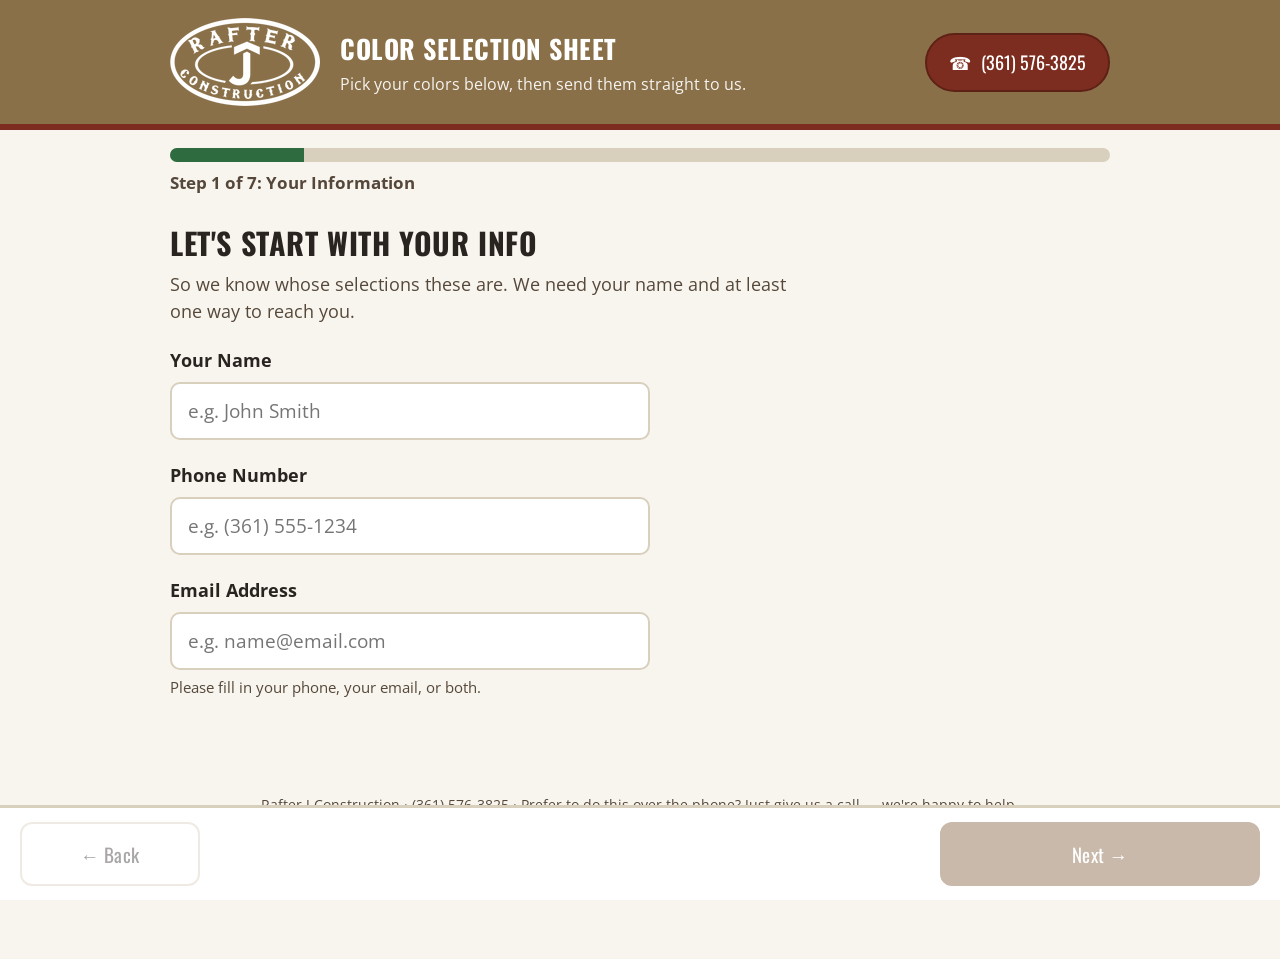
<file: index.html>
<!DOCTYPE html>
<html lang="en">
<head>
<meta charset="UTF-8">
<meta name="viewport" content="width=device-width, initial-scale=1, maximum-scale=5">
<title>Color Selections | Rafter J Construction</title>
<meta name="description" content="Choose your roof, wall, trim, and soffit colors for your Rafter J Construction metal building and send your selections directly to us.">
<link rel="icon" href="data:image/svg+xml,<svg xmlns=%22http://www.w3.org/2000/svg%22 viewBox=%220 0 100 100%22><rect width=%22100%22 height=%22100%22 rx=%2216%22 fill=%22%237a2e1f%22/><text x=%2250%22 y=%2268%22 font-size=%2260%22 text-anchor=%22middle%22 fill=%22white%22 font-family=%22Georgia,serif%22>J</text></svg>">
<link rel="preconnect" href="https://fonts.googleapis.com">
<link rel="preconnect" href="https://fonts.gstatic.com" crossorigin>
<link href="https://fonts.googleapis.com/css2?family=Oswald:wght@500;600;700&family=Open+Sans:wght@400;600;700&family=Rye&family=Dancing+Script:wght@600&display=swap" rel="stylesheet">
<link rel="stylesheet" href="styles.css">
</head>
<body>

<header class="site-header">
  <div class="site-header__inner">
    <img class="logo-mark" src="rjc_logowhite-145w.webp" alt="Rafter J Construction">
    <div class="site-header__title">
      <h1>Color Selection Sheet</h1>
      <p>Pick your colors below, then send them straight to us.</p>
    </div>
    <a class="phone-pill" href="tel:13615763825">
      <span class="phone-pill__icon" aria-hidden="true">&#9742;</span>
      (361) 576-3825
    </a>
  </div>
</header>

<div class="progress-wrap" role="progressbar" aria-label="Form progress" aria-valuemin="1" aria-valuemax="7" id="progressWrap">
  <div class="progress-bar"><div class="progress-bar__fill" id="progressFill"></div></div>
  <p class="progress-label" id="progressLabel">Step 1 of 7: Your Information</p>
</div>

<main id="wizard" class="wizard"></main>

<nav class="bottom-nav" id="bottomNav">
  <button type="button" class="btn btn--ghost" id="backBtn">&larr; Back</button>
  <button type="button" class="btn btn--primary" id="nextBtn">Next &rarr;</button>
</nav>

<footer class="site-footer">
  <p>Rafter J Construction &middot; (361) 576-3825 &middot; Prefer to do this over the phone? Just give us a call &mdash; we're happy to help.</p>
</footer>

<script src="script.js"></script>
</body>
</html>
</file>
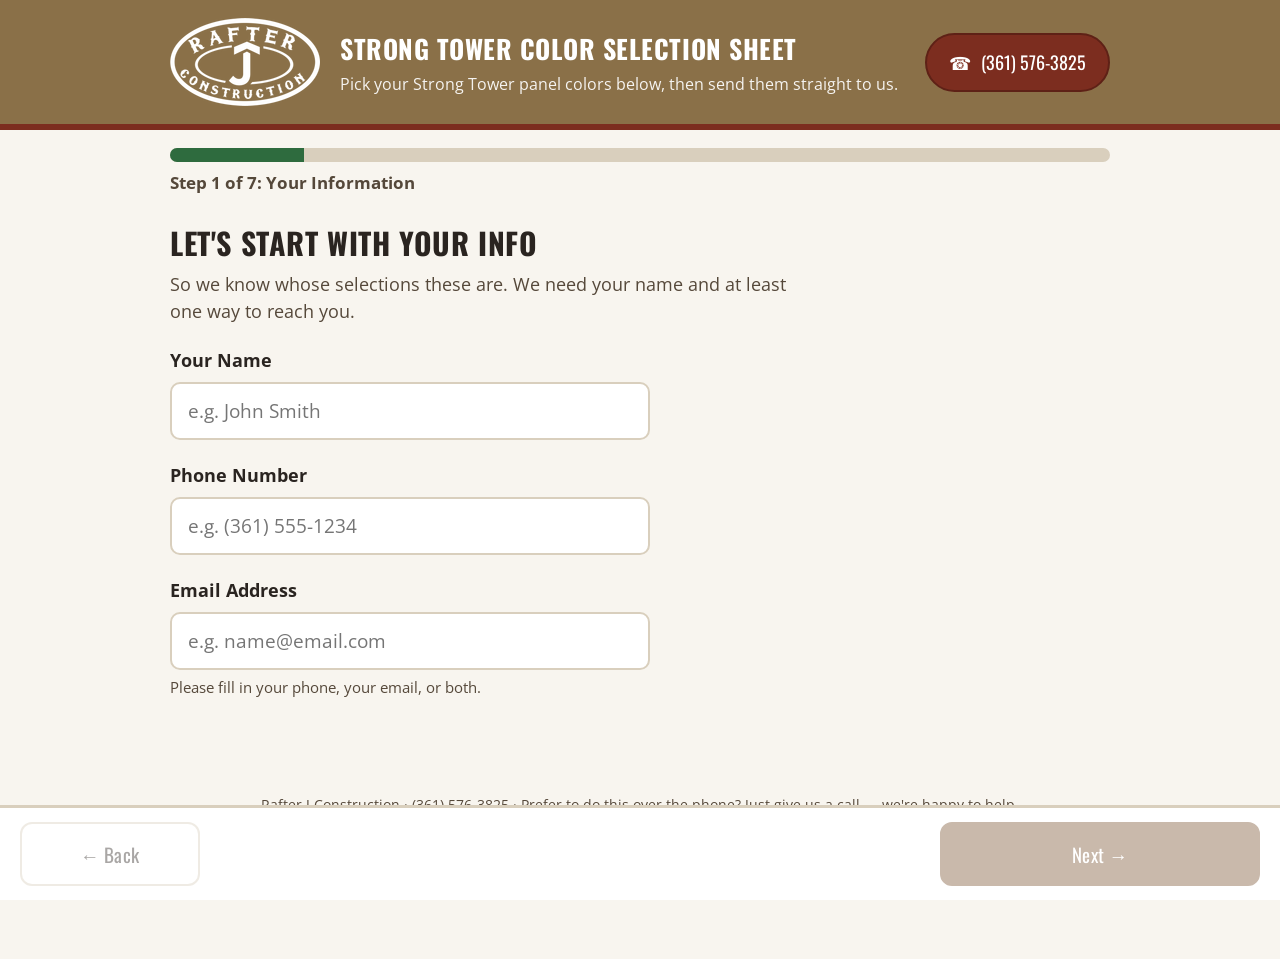
<file: strongtower/index.html>
<!DOCTYPE html>
<html lang="en">
<head>
<meta charset="UTF-8">
<meta name="viewport" content="width=device-width, initial-scale=1, maximum-scale=5">
<title>Strong Tower Color Selections | Rafter J Construction</title>
<meta name="description" content="Choose your roof, wall, trim, and soffit Strong Tower panel colors for your Rafter J Construction metal building and send your selections directly to us.">
<link rel="icon" href="data:image/svg+xml,<svg xmlns=%22http://www.w3.org/2000/svg%22 viewBox=%220 0 100 100%22><rect width=%22100%22 height=%22100%22 rx=%2216%22 fill=%22%237a2e1f%22/><text x=%2250%22 y=%2268%22 font-size=%2260%22 text-anchor=%22middle%22 fill=%22white%22 font-family=%22Georgia,serif%22>J</text></svg>">
<link rel="preconnect" href="https://fonts.googleapis.com">
<link rel="preconnect" href="https://fonts.gstatic.com" crossorigin>
<link href="https://fonts.googleapis.com/css2?family=Oswald:wght@500;600;700&family=Open+Sans:wght@400;600;700&family=Rye&family=Dancing+Script:wght@600&display=swap" rel="stylesheet">
<link rel="stylesheet" href="styles.css">
</head>
<body>

<header class="site-header">
  <div class="site-header__inner">
    <img class="logo-mark" src="rjc_logowhite-145w.webp" alt="Rafter J Construction">
    <div class="site-header__title">
      <h1>Strong Tower Color Selection Sheet</h1>
      <p>Pick your Strong Tower panel colors below, then send them straight to us.</p>
    </div>
    <a class="phone-pill" href="tel:13615763825">
      <span class="phone-pill__icon" aria-hidden="true">&#9742;</span>
      (361) 576-3825
    </a>
  </div>
</header>

<div class="progress-wrap" role="progressbar" aria-label="Form progress" aria-valuemin="1" aria-valuemax="7" id="progressWrap">
  <div class="progress-bar"><div class="progress-bar__fill" id="progressFill"></div></div>
  <p class="progress-label" id="progressLabel">Step 1 of 7: Your Information</p>
</div>

<main id="wizard" class="wizard"></main>

<nav class="bottom-nav" id="bottomNav">
  <button type="button" class="btn btn--ghost" id="backBtn">&larr; Back</button>
  <button type="button" class="btn btn--primary" id="nextBtn">Next &rarr;</button>
</nav>

<footer class="site-footer">
  <p>Rafter J Construction &middot; (361) 576-3825 &middot; Prefer to do this over the phone? Just give us a call &mdash; we're happy to help.</p>
</footer>

<script src="script.js"></script>
</body>
</html>
</file>
<file: styles.css>
:root {
  --brown: #8a7048;
  --brown-dark: #6b5738;
  --red: #7c2d1f;
  --red-dark: #5e2116;
  --green: #2e6b3e;
  --green-dark: #204d2c;
  --cream: #f8f5ef;
  --white: #ffffff;
  --ink: #2a2420;
  --ink-soft: #55483a;
  --border: #d9cfbd;
  --focus: #1f6fb2;
  --font-head: 'Oswald', 'Arial Narrow', sans-serif;
  --font-body: 'Open Sans', Arial, sans-serif;
}

* { box-sizing: border-box; }

html { -webkit-text-size-adjust: 100%; }

body {
  margin: 0;
  font-family: var(--font-body);
  background: var(--cream);
  color: var(--ink);
  font-size: 19px;
  line-height: 1.5;
  padding-bottom: 110px;
}

h1, h2, h3 {
  font-family: var(--font-head);
  text-transform: uppercase;
  letter-spacing: 0.02em;
  margin: 0;
}

button {
  font-family: var(--font-body);
}

a { color: var(--red); }

/* Focus visibility for keyboard + accessibility */
button:focus-visible, a:focus-visible {
  outline: 3px solid var(--focus);
  outline-offset: 2px;
}

/* ---------- Header ---------- */
.site-header {
  background: var(--brown);
  color: var(--white);
  border-bottom: 6px solid var(--red);
}

.site-header__inner {
  max-width: 980px;
  margin: 0 auto;
  padding: 18px 20px;
  display: flex;
  align-items: center;
  gap: 20px;
  flex-wrap: wrap;
}

.logo-mark {
  flex: 0 0 auto;
  width: 150px;
  height: auto;
}

.site-header__title { flex: 1 1 260px; }

.site-header__title h1 {
  font-size: 26px;
  margin-bottom: 4px;
}

.site-header__title p {
  margin: 0;
  font-size: 16px;
  opacity: 0.92;
}

.phone-pill {
  flex: 0 0 auto;
  background: var(--red);
  color: var(--white);
  text-decoration: none;
  font-family: var(--font-head);
  font-size: 18px;
  padding: 14px 22px;
  border-radius: 999px;
  white-space: nowrap;
  border: 2px solid var(--red-dark);
}

.phone-pill:hover { background: var(--red-dark); }

.phone-pill__icon { margin-right: 6px; }

/* ---------- Progress ---------- */
.progress-wrap {
  max-width: 980px;
  margin: 18px auto 0;
  padding: 0 20px;
}

.progress-bar {
  background: var(--border);
  height: 14px;
  border-radius: 999px;
  overflow: hidden;
}

.progress-bar__fill {
  height: 100%;
  background: var(--green);
  width: 14%;
  transition: width 0.3s ease;
}

.progress-label {
  margin: 8px 0 0;
  font-weight: 700;
  font-size: 17px;
  color: var(--ink-soft);
}

/* ---------- Wizard ---------- */
.wizard {
  max-width: 980px;
  margin: 0 auto;
  padding: 24px 20px 40px;
}

.step { display: none; }
.step.is-active { display: block; animation: fadein 0.25s ease; }

@keyframes fadein {
  from { opacity: 0; transform: translateY(6px); }
  to { opacity: 1; transform: translateY(0); }
}

.step__title {
  font-size: 30px;
  color: var(--ink);
  margin-bottom: 6px;
}

.step__intro {
  font-size: 18px;
  color: var(--ink-soft);
  margin: 0 0 22px;
  max-width: 62ch;
}

.step__optional {
  display: inline-block;
  background: var(--border);
  color: var(--ink-soft);
  font-size: 14px;
  font-weight: 700;
  text-transform: uppercase;
  padding: 3px 10px;
  border-radius: 999px;
  margin-left: 10px;
  vertical-align: middle;
}

.disclaimer {
  background: #f1ebdf;
  border-left: 4px solid var(--brown);
  color: var(--ink-soft);
  font-size: 15px;
  line-height: 1.5;
  padding: 12px 16px;
  border-radius: 6px;
  margin: 0 0 22px;
  max-width: 62ch;
}

.disclaimer strong {
  color: var(--ink);
}

/* ---------- Info form ---------- */
.field {
  margin-bottom: 22px;
  max-width: 480px;
}

.field label {
  display: block;
  font-weight: 700;
  font-size: 18px;
  margin-bottom: 8px;
}

.field input {
  width: 100%;
  font-size: 19px;
  padding: 14px 16px;
  border: 2px solid var(--border);
  border-radius: 10px;
  font-family: var(--font-body);
  background: var(--white);
  color: var(--ink);
}

.field input:focus {
  border-color: var(--focus);
  outline: none;
}

.field-hint {
  font-size: 15px;
  color: var(--ink-soft);
  margin-top: 6px;
}

.field-error {
  font-size: 15px;
  color: var(--red);
  font-weight: 700;
  margin-top: 6px;
  display: none;
}

.field.has-error input { border-color: var(--red); }
.field.has-error .field-error { display: block; }

/* ---------- Signature ---------- */
.signature-input {
  font-family: 'Dancing Script', cursive !important;
  font-size: 34px !important;
  border: none !important;
  border-bottom: 3px solid var(--ink-soft) !important;
  border-radius: 0 !important;
  background: transparent !important;
  padding: 10px 6px !important;
}

.signature-input::placeholder {
  font-family: var(--font-body);
  font-size: 17px;
  color: var(--ink-soft);
  opacity: 0.6;
}

.agree-row {
  display: flex;
  align-items: flex-start;
  gap: 12px;
  font-size: 16px;
  line-height: 1.5;
  cursor: pointer;
  max-width: 62ch;
}

.agree-row input[type="checkbox"] {
  flex: 0 0 auto;
  width: 26px;
  height: 26px;
  margin-top: 2px;
  accent-color: var(--green);
}

/* ---------- Color line tabs ---------- */
.line-tabs {
  display: flex;
  gap: 10px;
  margin-bottom: 20px;
  flex-wrap: wrap;
}

.line-tab {
  border: 2px solid var(--border);
  background: var(--white);
  color: var(--ink);
  font-family: var(--font-head);
  font-size: 15px;
  letter-spacing: 0.03em;
  padding: 10px 18px;
  border-radius: 999px;
  cursor: pointer;
}

.line-tab.is-active {
  background: var(--brown);
  border-color: var(--brown);
  color: var(--white);
}

/* ---------- Swatch grid ---------- */
.swatch-grid {
  display: grid;
  grid-template-columns: repeat(auto-fill, minmax(140px, 1fr));
  gap: 16px;
}

.swatch {
  background: var(--white);
  border: 3px solid var(--border);
  border-radius: 12px;
  padding: 0;
  cursor: pointer;
  overflow: hidden;
  text-align: left;
  display: flex;
  flex-direction: column;
  min-height: 130px;
}

.swatch__color {
  height: 78px;
  width: 100%;
  border-bottom: 3px solid rgba(0,0,0,0.12);
  position: relative;
}

.swatch__check {
  position: absolute;
  top: 6px;
  right: 6px;
  width: 30px;
  height: 30px;
  border-radius: 50%;
  background: var(--green);
  color: var(--white);
  display: none;
  align-items: center;
  justify-content: center;
  font-size: 18px;
  font-weight: 700;
  box-shadow: 0 1px 4px rgba(0,0,0,0.4);
}

.swatch[aria-pressed="true"] {
  border-color: var(--green);
  box-shadow: 0 0 0 3px rgba(46,107,62,0.25);
}

.swatch[aria-pressed="true"] .swatch__check { display: flex; }

.swatch__name {
  padding: 10px 10px 12px;
  font-size: 15px;
  font-weight: 700;
  line-height: 1.25;
  color: var(--ink);
}

.swatch__line {
  display: block;
  font-weight: 400;
  font-size: 12px;
  color: var(--ink-soft);
  text-transform: uppercase;
  letter-spacing: 0.03em;
}

/* ---------- Review ---------- */
.review-card {
  background: var(--white);
  border: 2px solid var(--border);
  border-radius: 14px;
  padding: 20px;
  margin-bottom: 18px;
}

.review-card h3 {
  font-size: 18px;
  color: var(--ink-soft);
  margin-bottom: 10px;
}

.review-row {
  display: flex;
  align-items: center;
  justify-content: space-between;
  padding: 10px 0;
  border-top: 1px solid var(--border);
  gap: 14px;
}

.review-row:first-of-type { border-top: none; }

.review-row__label {
  font-weight: 700;
  color: var(--ink-soft);
  flex: 0 0 110px;
}

.review-row__value {
  flex: 1;
  display: flex;
  align-items: center;
  gap: 10px;
  font-weight: 700;
  justify-content: flex-end;
  text-align: right;
}

.review-swatch {
  width: 34px;
  height: 34px;
  border-radius: 8px;
  border: 2px solid var(--border);
  flex: 0 0 auto;
}

.review-edit {
  background: none;
  border: none;
  color: var(--red);
  font-weight: 700;
  cursor: pointer;
  font-size: 15px;
  text-decoration: underline;
  padding: 4px;
}

.review-note {
  font-size: 16px;
  color: var(--ink-soft);
  margin-top: 20px;
}

/* ---------- Submit / status ---------- */
.submit-status {
  margin-top: 18px;
  padding: 16px 18px;
  border-radius: 10px;
  font-weight: 700;
  display: none;
}

.submit-status.is-visible { display: block; }
.submit-status--error {
  background: #fbe4df;
  color: var(--red-dark);
  border: 2px solid var(--red);
}

/* ---------- Success ---------- */
.success-box {
  text-align: center;
  padding: 30px 10px 10px;
}

.success-box__icon {
  width: 84px;
  height: 84px;
  border-radius: 50%;
  background: var(--green);
  color: var(--white);
  font-size: 46px;
  display: flex;
  align-items: center;
  justify-content: center;
  margin: 0 auto 18px;
}

/* ---------- Buttons ---------- */
.btn {
  font-family: var(--font-head);
  font-size: 19px;
  letter-spacing: 0.02em;
  padding: 16px 26px;
  border-radius: 12px;
  border: 2px solid transparent;
  cursor: pointer;
  min-height: 58px;
}

.btn--primary {
  background: var(--red);
  color: var(--white);
  border-color: var(--red-dark);
}
.btn--primary:hover { background: var(--red-dark); }
.btn--primary:disabled {
  background: #c9b9ab;
  border-color: #c9b9ab;
  cursor: not-allowed;
}

.btn--ghost {
  background: var(--white);
  color: var(--ink);
  border-color: var(--border);
}
.btn--ghost:hover { background: var(--cream); }
.btn--ghost:disabled { opacity: 0.4; cursor: not-allowed; }

.btn--green {
  background: var(--green);
  color: var(--white);
  border-color: var(--green-dark);
}
.btn--green:hover { background: var(--green-dark); }

.btn--big { width: 100%; font-size: 22px; min-height: 66px; }

/* ---------- Bottom nav ---------- */
.bottom-nav {
  position: fixed;
  bottom: 0; left: 0; right: 0;
  background: var(--white);
  border-top: 3px solid var(--border);
  padding: 14px 20px;
  display: flex;
  justify-content: space-between;
  gap: 14px;
  z-index: 50;
}

.bottom-nav .btn { flex: 1 1 auto; max-width: 320px; }
#backBtn { max-width: 180px; }

/* ---------- Footer ---------- */
.site-footer {
  text-align: center;
  padding: 20px;
  font-size: 14px;
  color: var(--ink-soft);
}

/* ---------- Responsive ---------- */
@media (max-width: 560px) {
  body { font-size: 18px; }
  .step__title { font-size: 25px; }
  .logo-mark { width: 110px; }
  .site-header__title h1 { font-size: 21px; }
  .swatch-grid { grid-template-columns: repeat(auto-fill, minmax(120px, 1fr)); }
  .review-row { flex-wrap: wrap; }
  .review-row__value { justify-content: flex-start; text-align: left; }
}

/* ---------- Print ---------- */
@media print {
  .site-header, .progress-wrap, .bottom-nav, .site-footer, #printBtn, #startOverBtn2 { display: none !important; }
  body { padding-bottom: 0; }
  .step.is-active { display: block; }
}
</file>
<file: strongtower/styles.css>
:root {
  --brown: #8a7048;
  --brown-dark: #6b5738;
  --red: #7c2d1f;
  --red-dark: #5e2116;
  --green: #2e6b3e;
  --green-dark: #204d2c;
  --cream: #f8f5ef;
  --white: #ffffff;
  --ink: #2a2420;
  --ink-soft: #55483a;
  --border: #d9cfbd;
  --focus: #1f6fb2;
  --font-head: 'Oswald', 'Arial Narrow', sans-serif;
  --font-body: 'Open Sans', Arial, sans-serif;
}

* { box-sizing: border-box; }

html { -webkit-text-size-adjust: 100%; }

body {
  margin: 0;
  font-family: var(--font-body);
  background: var(--cream);
  color: var(--ink);
  font-size: 19px;
  line-height: 1.5;
  padding-bottom: 110px;
}

h1, h2, h3 {
  font-family: var(--font-head);
  text-transform: uppercase;
  letter-spacing: 0.02em;
  margin: 0;
}

button {
  font-family: var(--font-body);
}

a { color: var(--red); }

/* Focus visibility for keyboard + accessibility */
button:focus-visible, a:focus-visible {
  outline: 3px solid var(--focus);
  outline-offset: 2px;
}

/* ---------- Header ---------- */
.site-header {
  background: var(--brown);
  color: var(--white);
  border-bottom: 6px solid var(--red);
}

.site-header__inner {
  max-width: 980px;
  margin: 0 auto;
  padding: 18px 20px;
  display: flex;
  align-items: center;
  gap: 20px;
  flex-wrap: wrap;
}

.logo-mark {
  flex: 0 0 auto;
  width: 150px;
  height: auto;
}

.site-header__title { flex: 1 1 260px; }

.site-header__title h1 {
  font-size: 26px;
  margin-bottom: 4px;
}

.site-header__title p {
  margin: 0;
  font-size: 16px;
  opacity: 0.92;
}

.phone-pill {
  flex: 0 0 auto;
  background: var(--red);
  color: var(--white);
  text-decoration: none;
  font-family: var(--font-head);
  font-size: 18px;
  padding: 14px 22px;
  border-radius: 999px;
  white-space: nowrap;
  border: 2px solid var(--red-dark);
}

.phone-pill:hover { background: var(--red-dark); }

.phone-pill__icon { margin-right: 6px; }

/* ---------- Progress ---------- */
.progress-wrap {
  max-width: 980px;
  margin: 18px auto 0;
  padding: 0 20px;
}

.progress-bar {
  background: var(--border);
  height: 14px;
  border-radius: 999px;
  overflow: hidden;
}

.progress-bar__fill {
  height: 100%;
  background: var(--green);
  width: 14%;
  transition: width 0.3s ease;
}

.progress-label {
  margin: 8px 0 0;
  font-weight: 700;
  font-size: 17px;
  color: var(--ink-soft);
}

/* ---------- Wizard ---------- */
.wizard {
  max-width: 980px;
  margin: 0 auto;
  padding: 24px 20px 40px;
}

.step { display: none; }
.step.is-active { display: block; animation: fadein 0.25s ease; }

@keyframes fadein {
  from { opacity: 0; transform: translateY(6px); }
  to { opacity: 1; transform: translateY(0); }
}

.step__title {
  font-size: 30px;
  color: var(--ink);
  margin-bottom: 6px;
}

.step__intro {
  font-size: 18px;
  color: var(--ink-soft);
  margin: 0 0 22px;
  max-width: 62ch;
}

.step__optional {
  display: inline-block;
  background: var(--border);
  color: var(--ink-soft);
  font-size: 14px;
  font-weight: 700;
  text-transform: uppercase;
  padding: 3px 10px;
  border-radius: 999px;
  margin-left: 10px;
  vertical-align: middle;
}

.disclaimer {
  background: #f1ebdf;
  border-left: 4px solid var(--brown);
  color: var(--ink-soft);
  font-size: 15px;
  line-height: 1.5;
  padding: 12px 16px;
  border-radius: 6px;
  margin: 0 0 22px;
  max-width: 62ch;
}

.disclaimer strong {
  color: var(--ink);
}

/* ---------- Info form ---------- */
.field {
  margin-bottom: 22px;
  max-width: 480px;
}

.field label {
  display: block;
  font-weight: 700;
  font-size: 18px;
  margin-bottom: 8px;
}

.field input {
  width: 100%;
  font-size: 19px;
  padding: 14px 16px;
  border: 2px solid var(--border);
  border-radius: 10px;
  font-family: var(--font-body);
  background: var(--white);
  color: var(--ink);
}

.field input:focus {
  border-color: var(--focus);
  outline: none;
}

.field-hint {
  font-size: 15px;
  color: var(--ink-soft);
  margin-top: 6px;
}

.field-error {
  font-size: 15px;
  color: var(--red);
  font-weight: 700;
  margin-top: 6px;
  display: none;
}

.field.has-error input { border-color: var(--red); }
.field.has-error .field-error { display: block; }

/* ---------- Signature ---------- */
.signature-input {
  font-family: 'Dancing Script', cursive !important;
  font-size: 34px !important;
  border: none !important;
  border-bottom: 3px solid var(--ink-soft) !important;
  border-radius: 0 !important;
  background: transparent !important;
  padding: 10px 6px !important;
}

.signature-input::placeholder {
  font-family: var(--font-body);
  font-size: 17px;
  color: var(--ink-soft);
  opacity: 0.6;
}

.agree-row {
  display: flex;
  align-items: flex-start;
  gap: 12px;
  font-size: 16px;
  line-height: 1.5;
  cursor: pointer;
  max-width: 62ch;
}

.agree-row input[type="checkbox"] {
  flex: 0 0 auto;
  width: 26px;
  height: 26px;
  margin-top: 2px;
  accent-color: var(--green);
}

/* ---------- Color line tabs ---------- */
.line-tabs {
  display: flex;
  gap: 10px;
  margin-bottom: 20px;
  flex-wrap: wrap;
}

.line-tab {
  border: 2px solid var(--border);
  background: var(--white);
  color: var(--ink);
  font-family: var(--font-head);
  font-size: 15px;
  letter-spacing: 0.03em;
  padding: 10px 18px;
  border-radius: 999px;
  cursor: pointer;
}

.line-tab.is-active {
  background: var(--brown);
  border-color: var(--brown);
  color: var(--white);
}

/* ---------- Swatch grid ---------- */
.swatch-grid {
  display: grid;
  grid-template-columns: repeat(auto-fill, minmax(140px, 1fr));
  gap: 16px;
}

.swatch {
  background: var(--white);
  border: 3px solid var(--border);
  border-radius: 12px;
  padding: 0;
  cursor: pointer;
  overflow: hidden;
  text-align: left;
  display: flex;
  flex-direction: column;
  min-height: 130px;
}

.swatch__color {
  height: 78px;
  width: 100%;
  border-bottom: 3px solid rgba(0,0,0,0.12);
  position: relative;
}

.swatch__check {
  position: absolute;
  top: 6px;
  right: 6px;
  width: 30px;
  height: 30px;
  border-radius: 50%;
  background: var(--green);
  color: var(--white);
  display: none;
  align-items: center;
  justify-content: center;
  font-size: 18px;
  font-weight: 700;
  box-shadow: 0 1px 4px rgba(0,0,0,0.4);
}

.swatch[aria-pressed="true"] {
  border-color: var(--green);
  box-shadow: 0 0 0 3px rgba(46,107,62,0.25);
}

.swatch[aria-pressed="true"] .swatch__check { display: flex; }

.swatch__name {
  padding: 10px 10px 12px;
  font-size: 15px;
  font-weight: 700;
  line-height: 1.25;
  color: var(--ink);
}

.swatch__line {
  display: block;
  font-weight: 400;
  font-size: 12px;
  color: var(--ink-soft);
  text-transform: uppercase;
  letter-spacing: 0.03em;
}

/* ---------- Review ---------- */
.review-card {
  background: var(--white);
  border: 2px solid var(--border);
  border-radius: 14px;
  padding: 20px;
  margin-bottom: 18px;
}

.review-card h3 {
  font-size: 18px;
  color: var(--ink-soft);
  margin-bottom: 10px;
}

.review-row {
  display: flex;
  align-items: center;
  justify-content: space-between;
  padding: 10px 0;
  border-top: 1px solid var(--border);
  gap: 14px;
}

.review-row:first-of-type { border-top: none; }

.review-row__label {
  font-weight: 700;
  color: var(--ink-soft);
  flex: 0 0 110px;
}

.review-row__value {
  flex: 1;
  display: flex;
  align-items: center;
  gap: 10px;
  font-weight: 700;
  justify-content: flex-end;
  text-align: right;
}

.review-swatch {
  width: 34px;
  height: 34px;
  border-radius: 8px;
  border: 2px solid var(--border);
  flex: 0 0 auto;
}

.review-edit {
  background: none;
  border: none;
  color: var(--red);
  font-weight: 700;
  cursor: pointer;
  font-size: 15px;
  text-decoration: underline;
  padding: 4px;
}

.review-note {
  font-size: 16px;
  color: var(--ink-soft);
  margin-top: 20px;
}

/* ---------- Submit / status ---------- */
.submit-status {
  margin-top: 18px;
  padding: 16px 18px;
  border-radius: 10px;
  font-weight: 700;
  display: none;
}

.submit-status.is-visible { display: block; }
.submit-status--error {
  background: #fbe4df;
  color: var(--red-dark);
  border: 2px solid var(--red);
}

/* ---------- Success ---------- */
.success-box {
  text-align: center;
  padding: 30px 10px 10px;
}

.success-box__icon {
  width: 84px;
  height: 84px;
  border-radius: 50%;
  background: var(--green);
  color: var(--white);
  font-size: 46px;
  display: flex;
  align-items: center;
  justify-content: center;
  margin: 0 auto 18px;
}

/* ---------- Buttons ---------- */
.btn {
  font-family: var(--font-head);
  font-size: 19px;
  letter-spacing: 0.02em;
  padding: 16px 26px;
  border-radius: 12px;
  border: 2px solid transparent;
  cursor: pointer;
  min-height: 58px;
}

.btn--primary {
  background: var(--red);
  color: var(--white);
  border-color: var(--red-dark);
}
.btn--primary:hover { background: var(--red-dark); }
.btn--primary:disabled {
  background: #c9b9ab;
  border-color: #c9b9ab;
  cursor: not-allowed;
}

.btn--ghost {
  background: var(--white);
  color: var(--ink);
  border-color: var(--border);
}
.btn--ghost:hover { background: var(--cream); }
.btn--ghost:disabled { opacity: 0.4; cursor: not-allowed; }

.btn--green {
  background: var(--green);
  color: var(--white);
  border-color: var(--green-dark);
}
.btn--green:hover { background: var(--green-dark); }

.btn--big { width: 100%; font-size: 22px; min-height: 66px; }

/* ---------- Bottom nav ---------- */
.bottom-nav {
  position: fixed;
  bottom: 0; left: 0; right: 0;
  background: var(--white);
  border-top: 3px solid var(--border);
  padding: 14px 20px;
  display: flex;
  justify-content: space-between;
  gap: 14px;
  z-index: 50;
}

.bottom-nav .btn { flex: 1 1 auto; max-width: 320px; }
#backBtn { max-width: 180px; }

/* ---------- Footer ---------- */
.site-footer {
  text-align: center;
  padding: 20px;
  font-size: 14px;
  color: var(--ink-soft);
}

/* ---------- Responsive ---------- */
@media (max-width: 560px) {
  body { font-size: 18px; }
  .step__title { font-size: 25px; }
  .logo-mark { width: 110px; }
  .site-header__title h1 { font-size: 21px; }
  .swatch-grid { grid-template-columns: repeat(auto-fill, minmax(120px, 1fr)); }
  .review-row { flex-wrap: wrap; }
  .review-row__value { justify-content: flex-start; text-align: left; }
}

/* ---------- Print ---------- */
@media print {
  .site-header, .progress-wrap, .bottom-nav, .site-footer, #printBtn, #startOverBtn2 { display: none !important; }
  body { padding-bottom: 0; }
  .step.is-active { display: block; }
}
</file>
